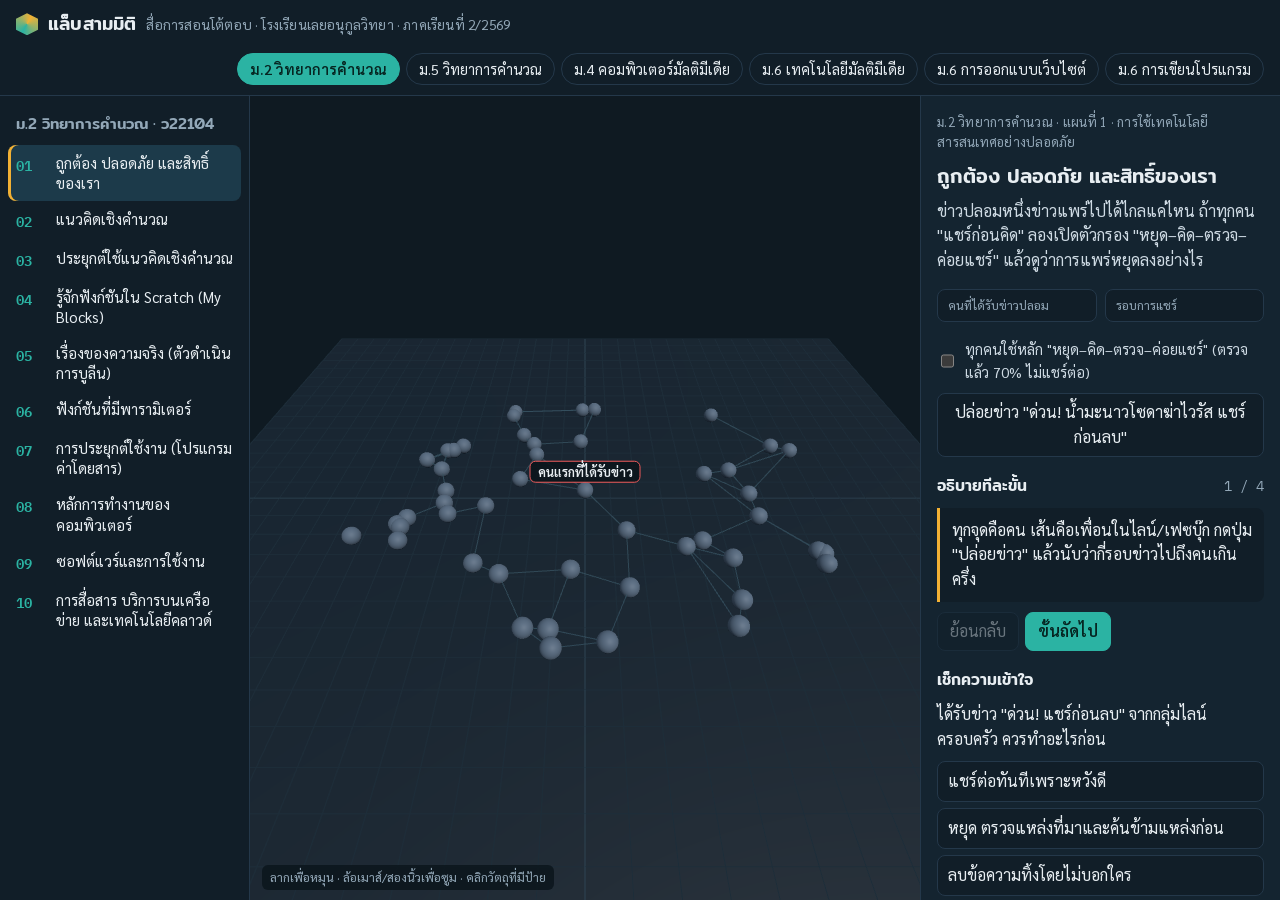
<file: lab3d/index.html>
<!doctype html>
<html lang="th">
<head>
<meta charset="utf-8">
<meta name="viewport" content="width=device-width, initial-scale=1, viewport-fit=cover">
<title>แล็บสามมิติ ห้องคอมพิวเตอร์</title>
<link rel="preconnect" href="https://fonts.googleapis.com">
<link rel="preconnect" href="https://fonts.gstatic.com" crossorigin>
<link rel="stylesheet" href="https://fonts.googleapis.com/css2?family=IBM+Plex+Mono:wght@400;600&family=Mitr:wght@400;500&family=Sarabun:wght@400;600&display=swap">
<link rel="stylesheet" href="style.css">
</head>
<body>
<div class="app">
  <header class="top">
    <div class="brand"><i aria-hidden="true"></i>แล็บสามมิติ <small>สื่อการสอนโต้ตอบ · โรงเรียนเลยอนุกูลวิทยา · ภาคเรียนที่ 2/2569</small></div>
    <nav class="subs" id="subs" aria-label="รายวิชา"></nav>
  </header>
  <div class="main">
    <nav class="plans" id="plans" aria-label="แผนการเรียนรู้"></nav>
    <div class="stagewrap"><div class="stage" id="stage"></div><div class="hint">ลากเพื่อหมุน · ล้อเมาส์/สองนิ้วเพื่อซูม · คลิกวัตถุที่มีป้าย</div></div>
    <aside class="side">
      <div class="box"><div class="meta" id="meta"></div><h1 id="title">กำลังโหลด…</h1><p class="idea" id="idea"></p></div>
      <div class="readouts" id="readouts"></div>
      <div class="box" id="controls"></div>
      <div class="box" id="steps"></div>
      <div class="box" id="quiz"></div>
    </aside>
  </div>
</div>
<script type="module" src="app.js"></script>
</body>
</html>
</file>
<file: lab3d/style.css>
/* แล็บสามมิติ — หน้าจอห้องแล็บ (โทนมืดเดียว ตั้งใจให้ฉาก 3 มิติเด่น) */
/* Layout: แถบบน | รายการแผน • เวทีสามมิติ • แผงอธิบาย ; จอแคบเรียงเป็นคอลัมน์เดียว */
:root {
  --bg: #0b141b; --bg2: #111e28; --panel: #142430; --line: #24384a;
  --fg: #e8eef2; --muted: #93a8b8; --accent: #2bb3a3; --accent2: #f2b134;
  --good: #4cc38a; --bad: #ef5b5b;
  --f-display: 'Mitr', 'Sarabun', system-ui, sans-serif;
  --f-body: 'Sarabun', system-ui, sans-serif;
  --f-mono: 'IBM Plex Mono', ui-monospace, monospace;
  color-scheme: dark;
}
* { box-sizing: border-box; }
html, body { height: 100%; }
body { margin: 0; background: var(--bg); color: var(--fg); font: 16px/1.55 var(--f-body); }
button, input, select { font: inherit; color: inherit; }
:focus-visible { outline: 2px solid var(--accent2); outline-offset: 2px; }

.app { height: 100%; display: grid; grid-template-rows: auto 1fr; }
.top { display: flex; align-items: center; gap: 14px; flex-wrap: wrap;
  padding-block: 10px; padding-left: max(16px, env(safe-area-inset-left, 0px)); padding-right: max(16px, env(safe-area-inset-right, 0px));
  border-bottom: 1px solid var(--line); background: var(--bg2); }
.brand { font-family: var(--f-display); font-weight: 500; font-size: 1.15rem; letter-spacing: .01em; display: flex; align-items: center; gap: 10px; }
.brand i { width: 22px; height: 22px; display: inline-block; background: conic-gradient(from 210deg, var(--accent), var(--accent2), var(--accent)); clip-path: polygon(50% 0, 100% 25%, 100% 75%, 50% 100%, 0 75%, 0 25%); }
.brand small { font-family: var(--f-body); color: var(--muted); font-weight: 400; font-size: .85rem; }
.subs { display: flex; gap: 6px; flex-wrap: wrap; margin-left: auto; }
.sub { border: 1px solid var(--line); background: transparent; border-radius: 999px; padding: 4px 12px; cursor: pointer; font-size: .9rem; }
.sub.on { background: var(--accent); border-color: var(--accent); color: #062521; font-weight: 600; }

.main { min-height: 0; display: grid; grid-template-columns: 250px minmax(0, 1fr) 360px; }
.plans { overflow: auto; border-right: 1px solid var(--line); padding: 10px 8px; background: var(--bg2); }
.plans h2 { font: 500 .95rem var(--f-display); margin: 6px 8px 10px; color: var(--muted); }
.plan { display: grid; grid-template-columns: 2.1em 1fr; gap: 6px; width: 100%; text-align: left; border: 0; background: transparent; padding: 8px; border-radius: 8px; cursor: pointer; line-height: 1.35; }
.plan b { font: 600 .85rem var(--f-mono); color: var(--accent); }
.plan span { font-size: .93rem; }
.plan:hover { background: #18303f; }
.plan.on { background: #1c3a4a; box-shadow: inset 3px 0 0 var(--accent2); }

.stagewrap { position: relative; min-width: 0; min-height: 0; }
.stage { position: absolute; inset: 0; overflow: hidden; touch-action: none; }
.stage canvas { display: block; }
.labels { position: absolute; inset: 0; pointer-events: none; }
.hint { position: absolute; left: 12px; bottom: 10px; font-size: .78rem; color: var(--muted); background: #0b141bcc; padding: 3px 8px; border-radius: 6px; pointer-events: none; }
.lbl { font: 500 13px/1.25 var(--f-body); color: var(--fg); background: #0b141bd9; border: 1px solid var(--lc, #3b5466); padding: 2px 7px; border-radius: 6px; white-space: nowrap; transform: translateY(-2px); }
.lbl.tag { font-weight: 600; }
.lbl.tick { background: transparent; border: 0; padding: 0; font: 12px var(--f-mono); color: #b9cad6; }
.lbl.axis { background: transparent; border: 0; color: var(--muted); font-size: 12px; }
.lbl.big { font: 600 18px var(--f-display); border-color: var(--lc, var(--accent2)); }
.lbl.code { font: 13px var(--f-mono); white-space: pre; text-align: left; }
.lbl.plain { background: transparent; border: 0; }
.lbl.wrap { white-space: normal; width: 180px; }

.side { overflow: auto; border-left: 1px solid var(--line); background: var(--panel); padding: 16px; display: flex; flex-direction: column; gap: 16px; }
.side h1 { font: 500 1.25rem/1.3 var(--f-display); margin: 0; text-wrap: balance; }
.meta { font-size: .82rem; color: var(--muted); text-transform: none; letter-spacing: .02em; }
.idea { margin: 0; color: #cfdbe4; }
.box { display: flex; flex-direction: column; gap: 10px; }
.box:empty { display: none; }
.readouts { display: grid; grid-template-columns: 1fr 1fr; gap: 8px; }
.readouts:empty { display: none; }
.ro { background: var(--bg2); border: 1px solid var(--line); border-radius: 8px; padding: 6px 10px; display: flex; flex-direction: column; min-width: 0; }
.ro span { font-size: .78rem; color: var(--muted); }
.ro b { font: 600 1rem var(--f-mono); font-variant-numeric: tabular-nums; overflow-wrap: anywhere; }
.ro[data-state=good] b { color: var(--good); } .ro[data-state=bad] b { color: var(--bad); } .ro[data-state=warn] b { color: var(--accent2); }
.btnrow { display: flex; flex-wrap: wrap; gap: 6px; }
.btn { border: 1px solid var(--line); background: var(--bg2); border-radius: 8px; padding: 6px 12px; cursor: pointer; }
.btn:hover:not(:disabled) { border-color: var(--accent); }
.btn.primary { background: var(--accent); border-color: var(--accent); color: #062521; font-weight: 600; }
.btn.on { border-color: var(--accent2); color: var(--accent2); }
.btn:disabled { opacity: .4; cursor: default; }
.ctl { display: flex; flex-direction: column; gap: 4px; }
.ctl label { display: flex; justify-content: space-between; gap: 8px; font-size: .9rem; color: #cfdbe4; }
.ctl output { font: 600 .9rem var(--f-mono); color: var(--accent2); }
.ctl input[type=range] { width: 100%; accent-color: var(--accent); }
.ctl select, .ctl input[type=text] { background: var(--bg2); border: 1px solid var(--line); border-radius: 8px; padding: 6px 8px; width: 100%; }
.ctl.tog { flex-direction: row; align-items: center; gap: 8px; }
.ctl.tog input { width: 18px; height: 18px; accent-color: var(--accent); }
.ctl.tog label { justify-content: flex-start; }
.note { margin: 0; font-size: .88rem; color: var(--muted); }
.stephead { display: flex; justify-content: space-between; align-items: baseline; }
.stephead b { font: 500 1rem var(--f-display); }
.stepn { font: .85rem var(--f-mono); color: var(--muted); }
.steptext { margin: 0; background: var(--bg2); border-left: 3px solid var(--accent2); padding: 10px 12px; border-radius: 0 8px 8px 0; min-height: 4.6em; }
.q { margin: 0; }
.choices { display: flex; flex-direction: column; gap: 6px; }
.choice { text-align: left; border: 1px solid var(--line); background: var(--bg2); border-radius: 8px; padding: 7px 10px; cursor: pointer; }
.choice.right { border-color: var(--good); color: var(--good); }
.choice.wrong { border-color: var(--bad); color: var(--bad); }
.why { margin: 0; font-size: .92rem; color: #cfdbe4; }
.err { color: var(--bad); }

@media (max-width: 1100px) { .main { grid-template-columns: 210px minmax(0, 1fr) 320px; } }
@media (max-width: 860px) {
  .app { height: auto; }
  .main { grid-template-columns: minmax(0, 1fr); }
  .plans { border-right: 0; border-bottom: 1px solid var(--line); max-height: 180px; }
  .stagewrap { height: 56vh; min-height: 320px; }
  .side { border-left: 0; padding-left: max(16px, env(safe-area-inset-left, 0px)); padding-right: max(16px, env(safe-area-inset-right, 0px)); }
}
@media (prefers-reduced-motion: reduce) { * { scroll-behavior: auto; } }
</file>
